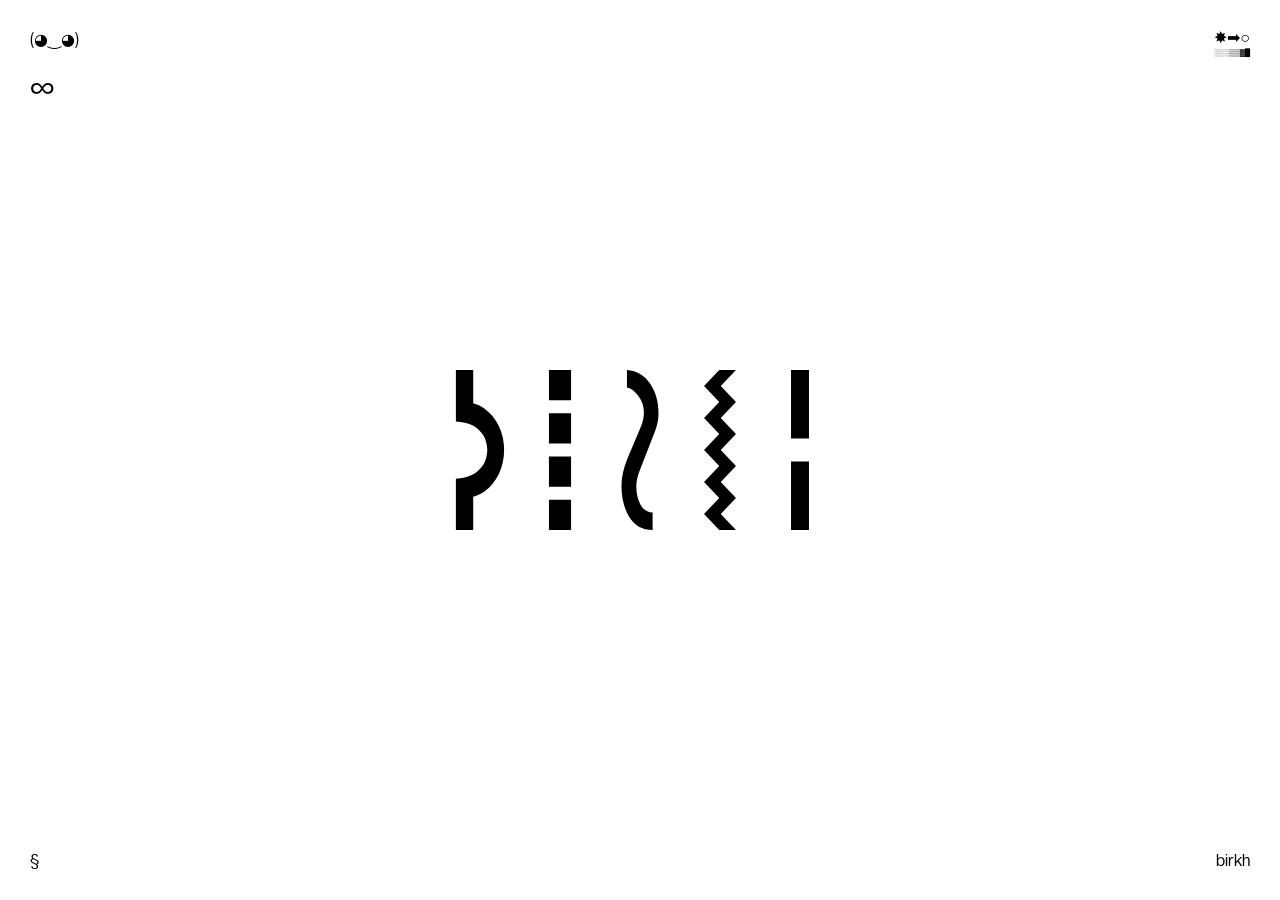
<file: index.html>
<!DOCTYPE html>
<html lang="de">
<head>
  <meta charset="UTF-8">
  <meta name="viewport" content="width=device-width, initial-scale=1.0">
  <title>birkh</title>
  <link rel="apple-touch-icon" sizes="180x180" href="media/apple-touch-icon.png">
  <link rel="icon" type="image/png" sizes="32x32" href="media/favicon-32x32.png">
  <link rel="icon" type="image/png" sizes="16x16" href="media/favicon-16x16.png">
<link rel="manifest" href="media/site.webmanifest">
  <style>
    @font-face {
      font-family: "Creato Display";
      src: url("font/CreatoDisplay-Regular.otf") format("opentype");
      font-weight: normal;
      font-style: normal;
    }

    * {
      box-sizing: border-box;
      margin: 0;
      padding: 0;
    }

    body {
      font-family: "Creato Display", sans-serif;
      background: white;
      color: black;
      padding: 40px;
      line-height: 1.6;
    }

    main {
      max-width: 760px;
    }

    h1 {
      font-size: 1.5rem;
      font-weight: normal;
      margin-bottom: 24px;
    }

    p {
      margin-bottom: 18px;
    }

    ul {
      list-style: none;
      margin-bottom: 32px;
      padding: 0;
    }

    li {
      margin-bottom: 14px;
    }

    a {
      color: inherit;
      text-decoration: underline;
    }

    .note {
      opacity: 0.8;
      font-size: 0.95rem;
      margin-top: 30px;
    }
  </style>

<script>
  (function () {
    var params = new URLSearchParams(window.location.search);
    var forceSimple = params.get("simple") === "1";

    if (forceSimple) return;

    var supportsModern =
      !!window.localStorage &&
      !!document.querySelector &&
      !!document.documentElement.classList &&
      !!window.addEventListener &&
      !!window.requestAnimationFrame &&
      !!document.createElement("iframe");

    if (supportsModern) {
      window.location.replace("app.html");
    }
  })();
</script>

</head>
<body>
  <main>
    <h1>birkh</h1>

    <p>Hallo Internetmensch!</p>
    <p>Du befindest dich auf der einfachen Version dieser Website.</p>

    <ul>
      <li><a href="welcome.html">Willkommen</a></li>
      <li><a href="allvideos.html">Alle Videos</a></li>
      <li><a href="about.html">Über mich</a></li>
      <li><a href="impressum.html">Impressum</a></li>
    </ul>

    <p class="note">
      Wenn dein Browser moderne Funktionen unterstützt, wird normalerweise automatisch die interaktive Version geladen.
    </p>

    <p class="note">
      Falls das nicht klappt, kannst du sie auch direkt hier öffnen:
      <a href="app.html">interaktive Version</a>
    </p>
  </main>
</body>
</html>
</file>
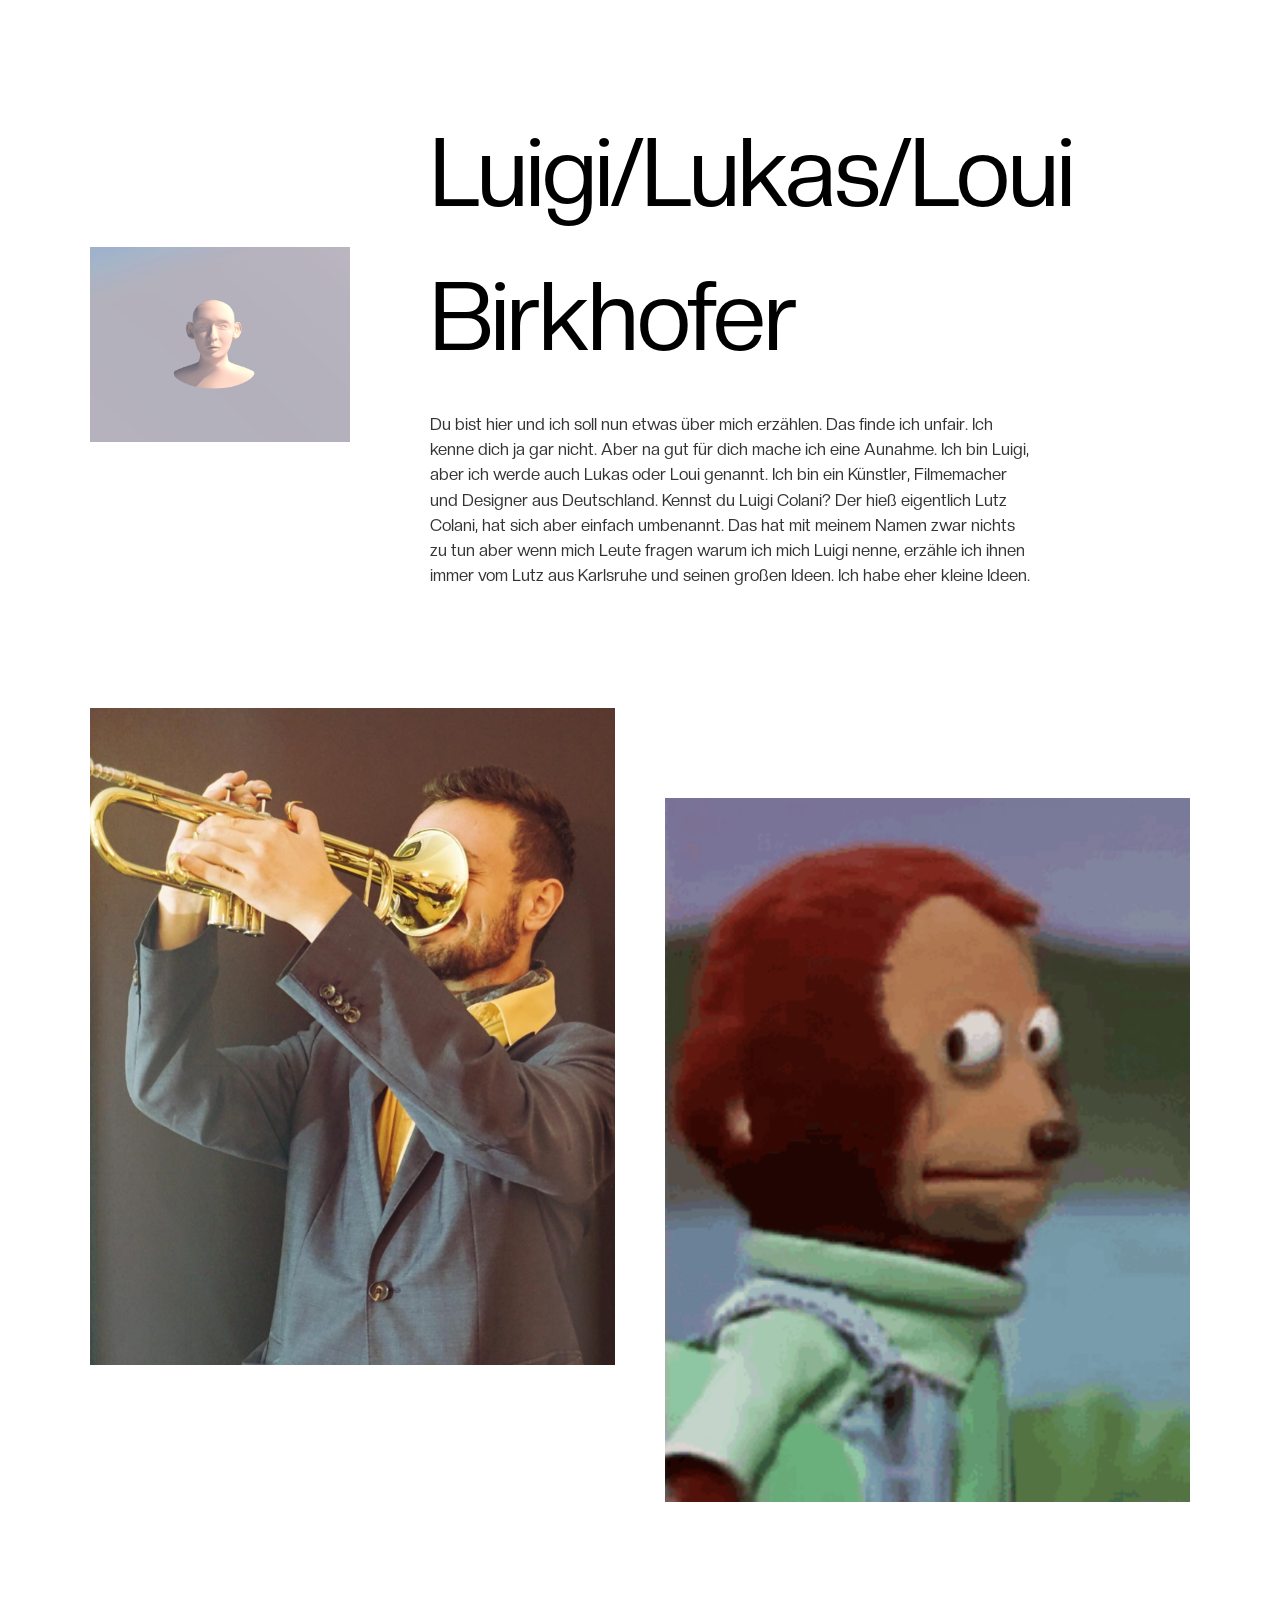
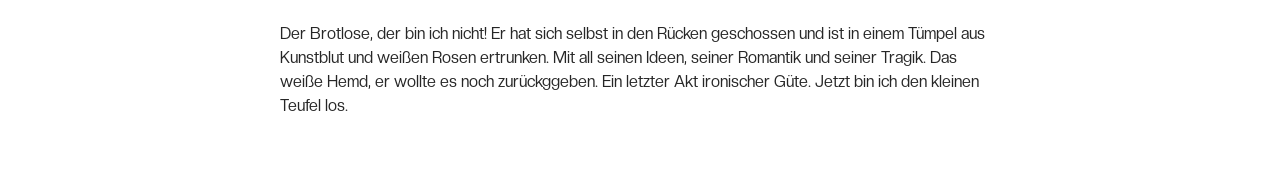
<file: about.html>
<!DOCTYPE html>
<html lang="en">
<head>
    <meta charset="UTF-8">
    <meta name="viewport" content="width=device-width, initial-scale=1.0">
    
    <script>
    (function() {
      const theme = localStorage.getItem("theme");
      if (theme === "dark") {
        document.documentElement.classList.add("dark-mode");
      }
    })();
    </script>


    <title>über mich</title>
    <link rel="stylesheet" href="subpage.css">
</head>
<body>

<section class="about-page">

    <div class="hero">
        <img src="/media/rotating-head.gif" alt="Hier dreht sich ja eh alles um mich, da kann ich mich auch mal um mich selbst drehen. Ein kleines Animiertes GIF von meinem sich drehenden Kopf" class="hero-gif">

        <div class="hero-text">
            <h1>Luigi/Lukas/Loui Birkhofer</h1>

            <p>
                Du bist hier und ich soll nun etwas über mich erzählen.
                Das finde ich unfair. Ich kenne dich ja gar nicht.
                Aber na gut für dich mache ich eine Aunahme. 
                
                Ich bin Luigi, aber ich werde auch Lukas oder Loui genannt. Ich bin ein Künstler, Filmemacher und Designer aus Deutschland.
                Kennst du <a href="https://www.colani.com/" target="_blank">Luigi Colani</a>? 
                Der hieß eigentlich Lutz Colani, hat sich aber einfach umbenannt.
                Das hat mit meinem Namen zwar nichts zu tun aber wenn mich Leute fragen warum ich mich Luigi nenne, erzähle ich ihnen immer vom Lutz aus Karlsruhe und seinen großen Ideen.
                Ich habe eher kleine Ideen.
            </p>
        </div>
    </div>

    <div class="gallery">

        <div class="image-card">
            <img src="/media/me-playing-trombone.jpg" alt="Hier spiele ich Posaune. Ist aber lusig, weil ich das Instrument verkehrt herum halte und in das Schallstück blase. Und es ist eine Trompete!">
        </div>

        <div class="image-card offset">
            <img src="/media/looking.gif" alt="looking strange">
        </div>

    </div>

    <section class="about-text">
        <p>
            Der Brotlose, der bin ich nicht! Er hat sich selbst in den Rücken geschossen und ist in einem Tümpel aus Kunstblut und weißen Rosen ertrunken.
            Mit all seinen Ideen, seiner Romantik und seiner Tragik. 
            Das weiße Hemd, er wollte es noch zurückggeben. 
            Ein letzter Akt ironischer Güte.
            Jetzt bin ich den kleinen Teufel los.
        </p>

    </section>

</section>

</body>
</html>
</file>
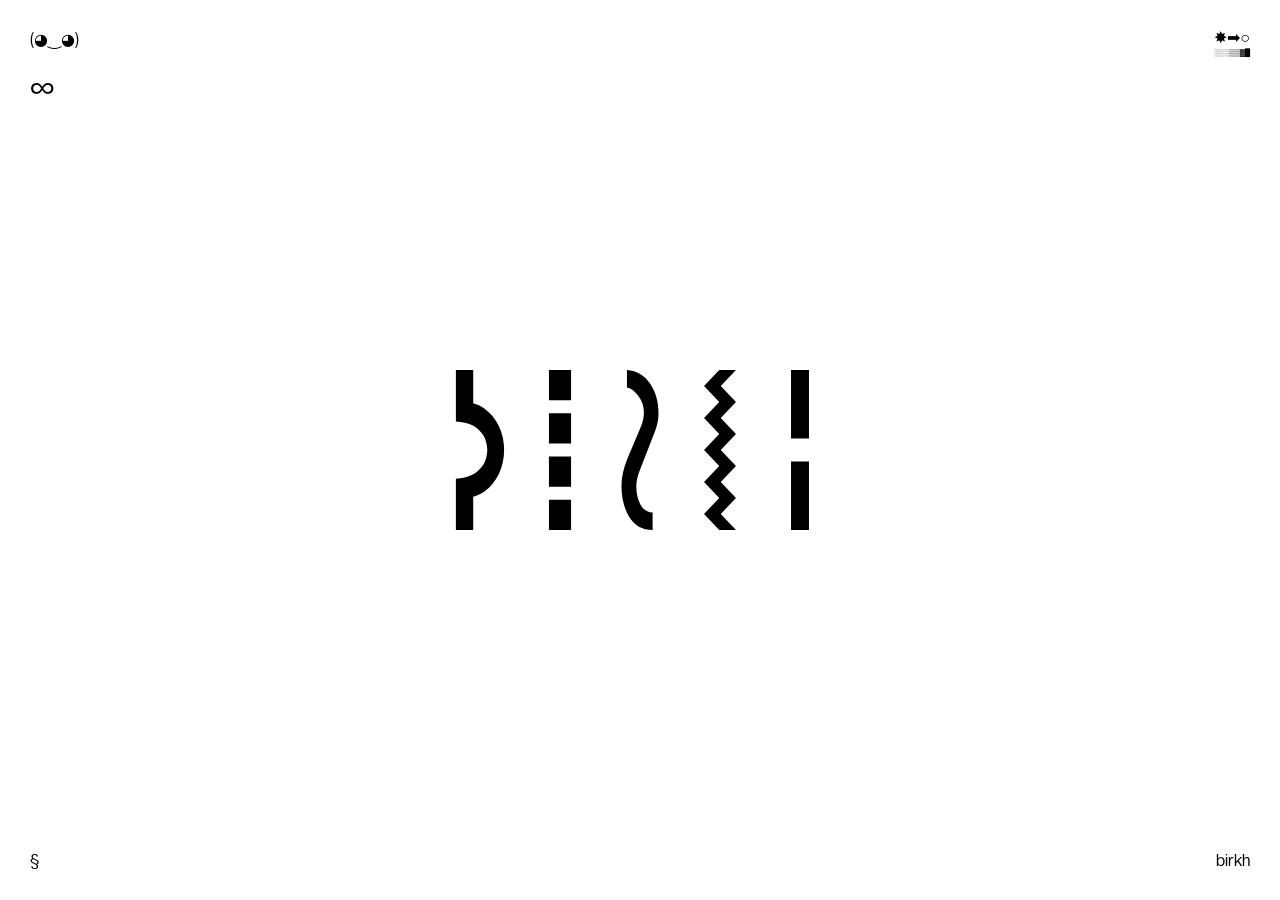
<file: app.html>
<!DOCTYPE html>
<html lang="de">
<head>
  <meta charset="UTF-8">
  <meta name="viewport" content="width=device-width, initial-scale=1.0">
  <title>birkh</title>

<link rel="apple-touch-icon" sizes="180x180" href="/media/apple-touch-icon.png">
<link rel="icon" type="image/png" sizes="32x32" href="/media/favicon-32x32.png">
<link rel="icon" type="image/png" sizes="16x16" href="/media/favicon-16x16.png">
<link rel="manifest" href="/site.webmanifest">

<link rel="stylesheet" href="style.css">
</head>

<body>
  <noscript>
    <div style="position:fixed; top:10px; left:10px; z-index:20000; background:white; color:black; padding:10px; border:1px solid black; font-family:sans-serif;">
      JavaScript ist deaktiviert. <a href="index.html?simple=1">Zur einfachen Version</a>
    </div>
  </noscript>

  <div class="topbar">
    <div class="welcome" id="openWelcome">
      <p>(◕‿◕)</p>
    </div>

    <div class="allvideos-link" id="openAllVideos">
      <p>∞</p>
    </div>

    <div class="name" id="openAbout">
      <p>birkh</p>
    </div>

    <div class="darkmode" id="themeToggle">
      <p class="icons" id="modeIcons">✸➡○</p>
      <p class="gradient">░░░▒▒▓█</p>
    </div>

    <div class="Datenschutzerklärung" id="openImpressum">
      <p>§</p>
    </div>
  </div>

  <div class="middle">
    <!-- Stamm 1 -->
    <svg class="stamm" data-sound="media/sound-1.wav" viewBox="0 0 91.474915 303.569" xmlns="http://www.w3.org/2000/svg">
      <g transform="translate(-723.24341,-302.33078)">
        <path fill="currentColor" d="m 782.85842,454.35207 c -0.52127,-10.57677 -2.73645,-19.49598 -6.64561,-26.75763 -5.60321,-8.8403 -12.83519,-15.62838 -21.69597,-20.36424 -8.86079,-4.26228 -19.2853,-6.70913 -31.27346,-7.34059 v -97.55883 h 32.83718 v 62.98702 c 7.4274,1.89434 14.46393,5.20944 21.10955,9.94531 11.85782,8.52456 21.04444,19.65384 27.55971,33.38785 6.64568,14.04974 9.96848,29.20451 9.96848,45.46431 0,16.25982 -3.3228,31.41458 -9.96848,45.46432 -6.51527,13.57615 -15.70189,24.70543 -27.55971,33.38784 -6.25469,4.42015 -13.29129,7.73526 -21.10955,9.94533 v 62.98701 h -32.83718 v -97.32204 c 11.85783,-0.63145 22.28234,-3.07831 31.27346,-7.34059 8.73052,-4.73587 15.96242,-11.52394 21.69597,-20.36423 3.90916,-7.10379 6.12434,-15.94407 6.64561,-26.52084 z"/>
      </g>
    </svg>

    <!-- Stamm 2 -->
    <svg class="stamm" data-sound="media/sound-2.wav" viewBox="0 0 42.551941 307.66043" xmlns="http://www.w3.org/2000/svg">
      <g transform="translate(-845.42212,-300.71036)">
        <path fill="currentColor" d="m 864.63373,350.87532 v -56.84657 h 43.51891 v 56.84657 z m 0,243.97786 v -56.84657 h 43.51891 v 56.84657 z m 0,-162.65191 V 375.3547 h 43.51891 v 56.84657 z m 0,81.32596 v -56.84657 h 43.51891 v 56.84657 z" transform="scale(0.97778061,1.0227243)"/>
      </g>
    </svg>

    <!-- Stamm 3 -->
    <svg class="stamm" data-sound="media/sound-3.wav" viewBox="0 0 71.37561 308.58319" xmlns="http://www.w3.org/2000/svg">
      <g transform="translate(-923.04309,-302.44855)">
        <path fill="currentColor" d="m 966.2883,384.69491 c 0,-12.32633 -3.7787,-23.37752 -11.3361,-33.15358 -7.5575,-9.351 -14.695,-14.45155 -21.4127,-15.30163 v -33.79114 c 19.0335,1.70019 33.8684,10.41363 44.5048,26.14031 10.9163,16.15174 16.3744,35.2788 16.3744,57.38117 0,11.47624 -2.2393,22.95246 -6.7178,34.4287 l -28.9701,74.59552 c -4.7583,11.90128 -7.1374,22.52743 -7.1374,31.87843 0,14.0265 2.799,25.92778 8.3971,35.70384 5.8779,9.77605 13.5753,14.66408 23.0921,14.66408 v 33.79113 c -20.1532,0 -35.268,-8.50091 -45.3446,-25.50275 -9.7966,-16.57677 -14.6949,-36.3414 -14.6949,-59.29387 0,-16.57677 3.6387,-33.79113 10.9162,-51.64304 l 26.451,-62.48173 c 3.9186,-9.77604 5.878,-18.91453 5.878,-27.41544 z"/>
      </g>
    </svg>

    <!-- Stamm 4 -->
    <svg class="stamm" data-sound="media/sound-4.wav" viewBox="0 0 62.348389 312.54639" xmlns="http://www.w3.org/2000/svg">
      <g transform="translate(-1022.9086,-301.68048)">
        <path fill="currentColor" d="m 1255.7365,530.83904 h -37.749 l -34.3935,-27.12334 34.3935,-26.84371 -34.3935,-27.12334 34.3935,-26.84371 -34.3935,-27.12333 34.3935,-27.12334 -34.3935,-26.84371 34.3935,-27.12334 -34.3935,-26.84371 34.3935,-27.12334 h 37.749 l -34.3935,27.12334 34.3935,26.84371 -34.3935,27.12334 34.3935,26.84371 -34.3935,27.12334 34.3935,27.12333 -34.3935,26.84371 34.3935,27.12334 -34.3935,26.84371 z" transform="scale(0.86423939,1.1570868)"/>
      </g>
    </svg>

    <!-- Stamm 5 -->
    <svg class="stamm" data-sound="media/sound-5.wav" viewBox="0 0 34.671753 309.03918" xmlns="http://www.w3.org/2000/svg">
      <g transform="translate(-1130.5658,-301.8905)">
        <path fill="currentColor" d="M 1128.9701,630.55542 V 494.22807 h -33.5926 v 136.32735 z m 0,-182.63952 V 311.58855 h -33.5926 V 447.9159 Z" transform="scale(1.0321244,0.96887545)"/>
      </g>
    </svg>
  </div>

  <div class="window-overlay" id="overlay">
    <div class="blur-layer"></div>

    <div class="window-frame" id="windowFrame">
      <div class="window-bar">
        <div class="window-title" id="overlayTitle">Fenster</div>
        <button class="close-overlay" id="closeOverlay" type="button">×</button>
      </div>
      <div class="window-content">
        <iframe
          id="overlayFrame"
          src=""
          frameborder="0"
          allowtransparency="true">
        </iframe>
      </div>
    </div>
  </div>

  <script src="code.js"></script>
</body>
</html>
</file>
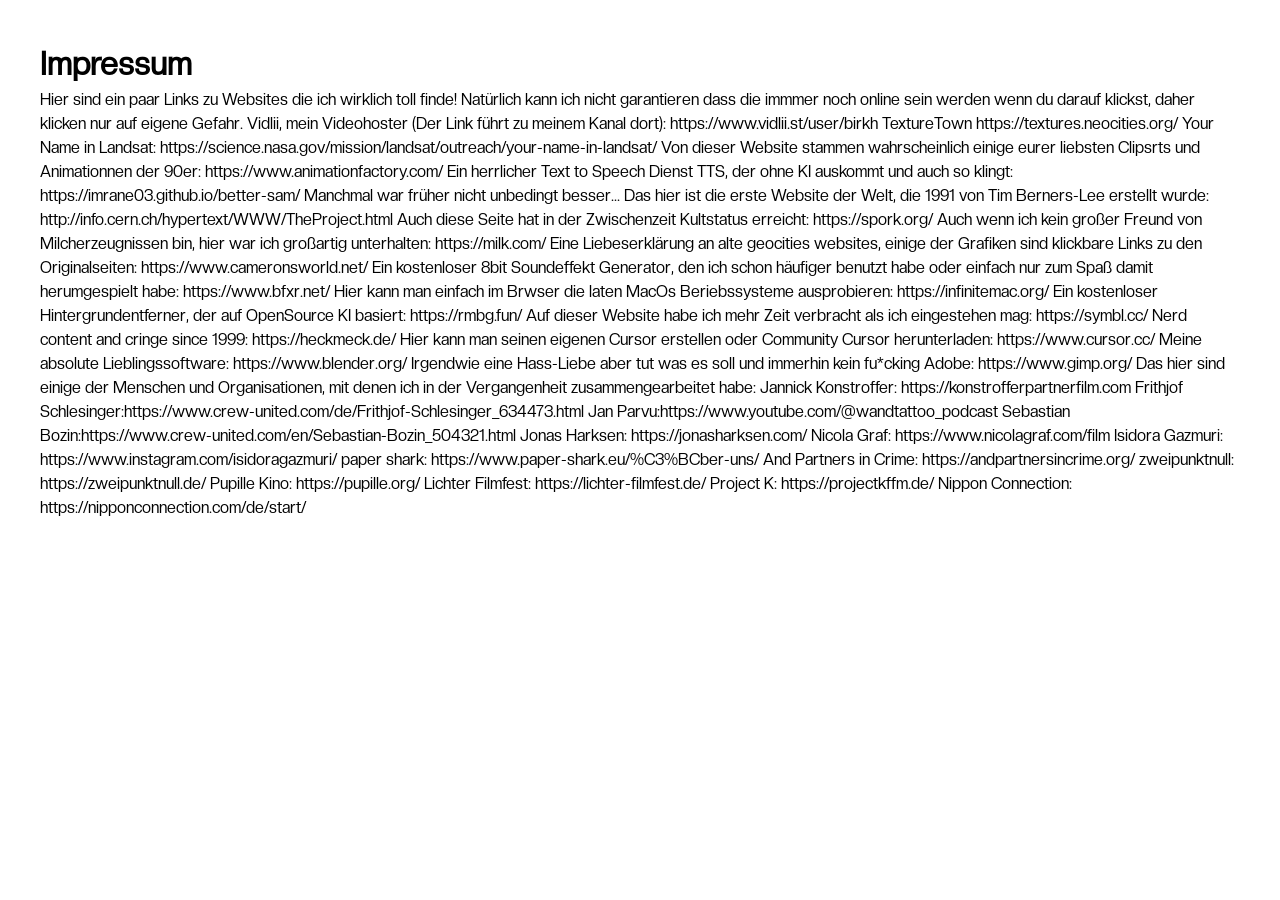
<file: goodinternet.html>
<!DOCTYPE html>
<html lang="de">
<head>
  <meta charset="UTF-8">
  <meta name="viewport" content="width=device-width, initial-scale=1.0">
  <title>Impressum</title>
  <link rel="stylesheet" href="subpage.css">
</head>
<body>
  <h1>Impressum</h1>
    <p>
Hier sind ein paar Links zu Websites die ich wirklich toll finde!
Natürlich kann ich nicht garantieren dass die immmer noch online sein werden wenn du darauf klickst, daher klicken nur auf eigene Gefahr.
Vidlii, mein Videohoster (Der Link führt zu meinem Kanal dort): https://www.vidlii.st/user/birkh
TextureTown https://textures.neocities.org/
Your Name in Landsat: https://science.nasa.gov/mission/landsat/outreach/your-name-in-landsat/
Von dieser Website stammen wahrscheinlich einige eurer liebsten Clipsrts und Animationnen der 90er: https://www.animationfactory.com/
Ein herrlicher Text to Speech Dienst TTS, der ohne KI auskommt und auch so klingt: https://imrane03.github.io/better-sam/
Manchmal war früher nicht unbedingt besser... Das hier ist die erste Website der Welt, die 1991 von Tim Berners-Lee erstellt wurde: http://info.cern.ch/hypertext/WWW/TheProject.html 
Auch diese Seite hat in der Zwischenzeit Kultstatus erreicht: https://spork.org/
Auch wenn ich kein großer Freund von Milcherzeugnissen bin, hier war ich großartig unterhalten: https://milk.com/
Eine Liebeserklärung an alte geocities websites, einige der Grafiken sind klickbare Links zu den Originalseiten: https://www.cameronsworld.net/
Ein kostenloser 8bit Soundeffekt Generator, den ich schon häufiger benutzt habe oder einfach nur zum Spaß damit herumgespielt habe: https://www.bfxr.net/
Hier kann man einfach im Brwser die laten MacOs Beriebssysteme ausprobieren: https://infinitemac.org/
Ein kostenloser Hintergrundentferner, der auf OpenSource KI basiert: https://rmbg.fun/
Auf dieser Website habe ich mehr Zeit verbracht als ich eingestehen mag: https://symbl.cc/
Nerd content and cringe since 1999: https://heckmeck.de/
Hier kann man seinen eigenen Cursor erstellen oder Community Cursor herunterladen: https://www.cursor.cc/ 
Meine absolute Lieblingssoftware: https://www.blender.org/
Irgendwie eine Hass-Liebe aber tut was es soll und immerhin kein fu*cking Adobe: https://www.gimp.org/


Das hier sind einige der Menschen und Organisationen, mit denen ich in der Vergangenheit zusammengearbeitet habe:
Jannick Konstroffer: https://konstrofferpartnerfilm.com
Frithjof Schlesinger:https://www.crew-united.com/de/Frithjof-Schlesinger_634473.html
Jan Parvu:https://www.youtube.com/@wandtattoo_podcast
Sebastian Bozin:https://www.crew-united.com/en/Sebastian-Bozin_504321.html
Jonas Harksen: https://jonasharksen.com/
Nicola Graf: https://www.nicolagraf.com/film
Isidora Gazmuri: https://www.instagram.com/isidoragazmuri/

paper shark: https://www.paper-shark.eu/%C3%BCber-uns/
And Partners in Crime: https://andpartnersincrime.org/
zweipunktnull: https://zweipunktnull.de/
Pupille Kino: https://pupille.org/
Lichter Filmfest: https://lichter-filmfest.de/
Project K: https://projectkffm.de/
Nippon Connection: https://nipponconnection.com/de/start/
    </p>
</body>
</html>
</file>
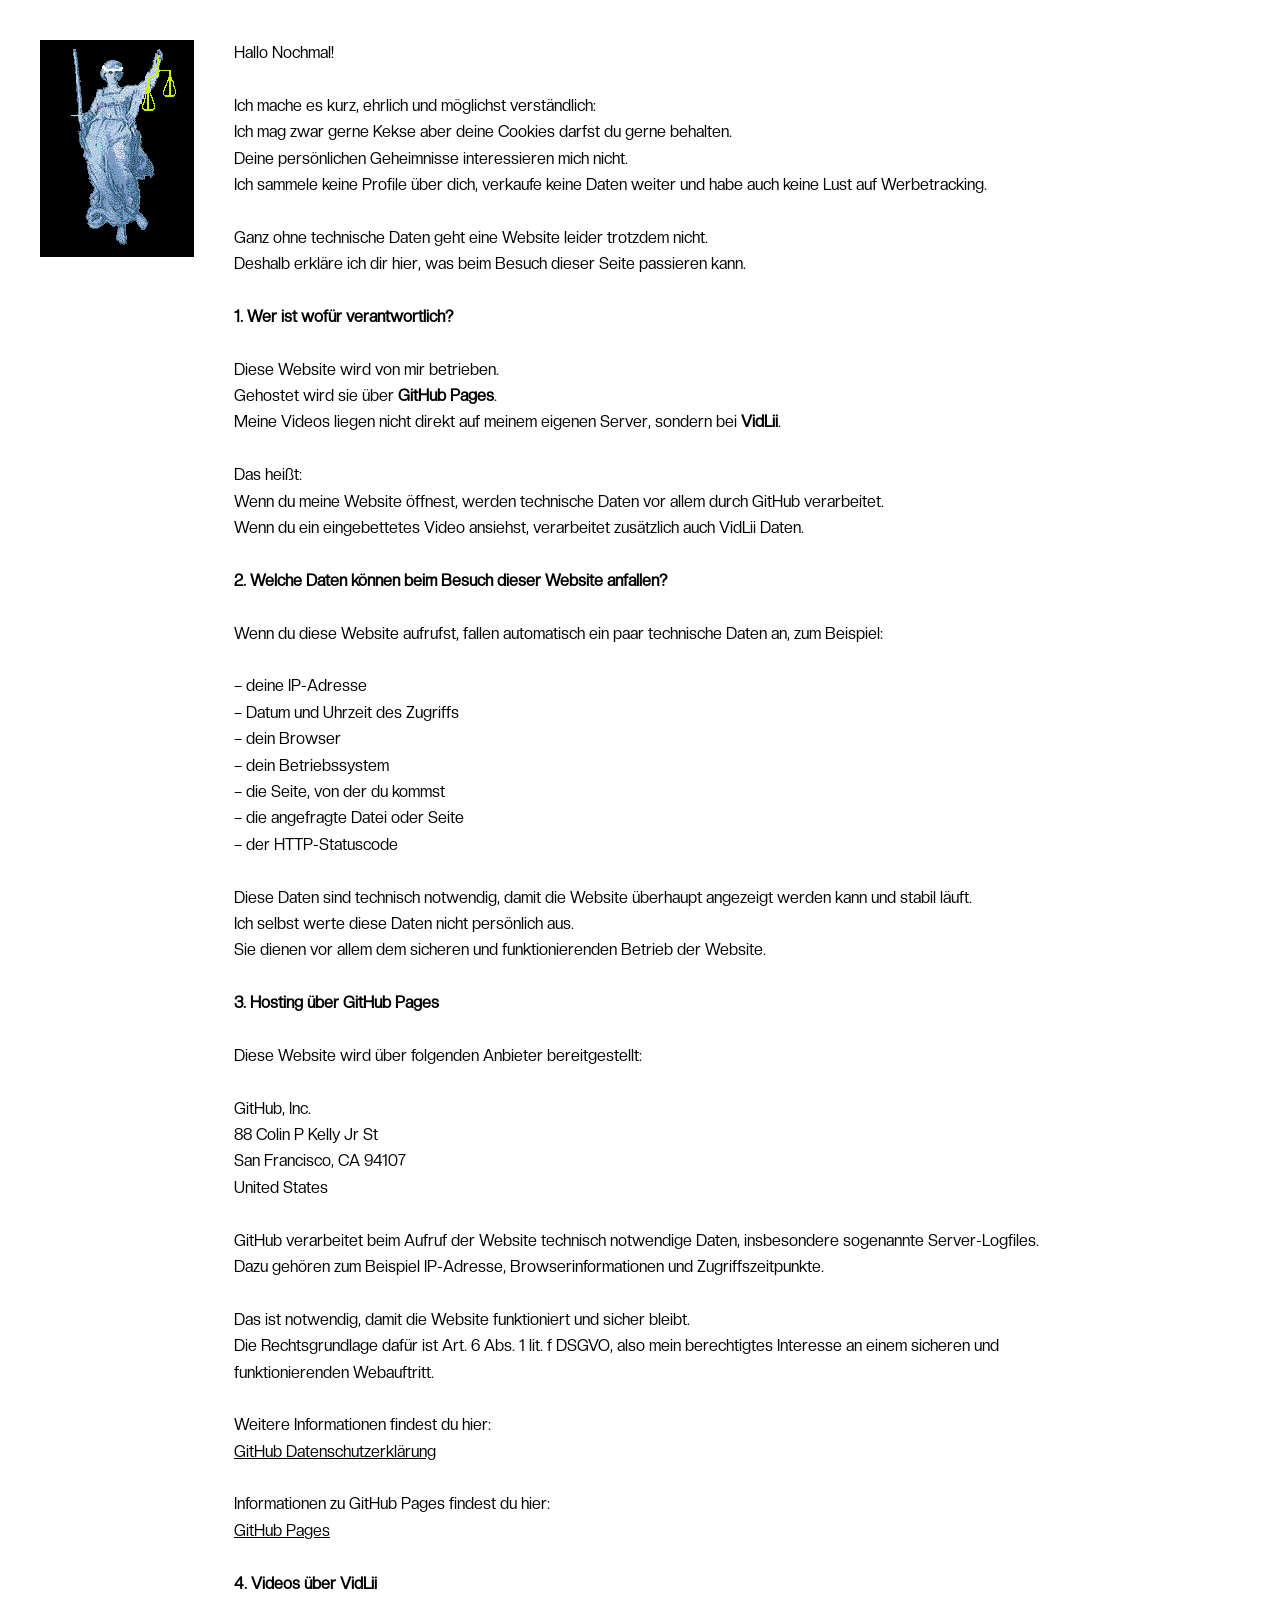
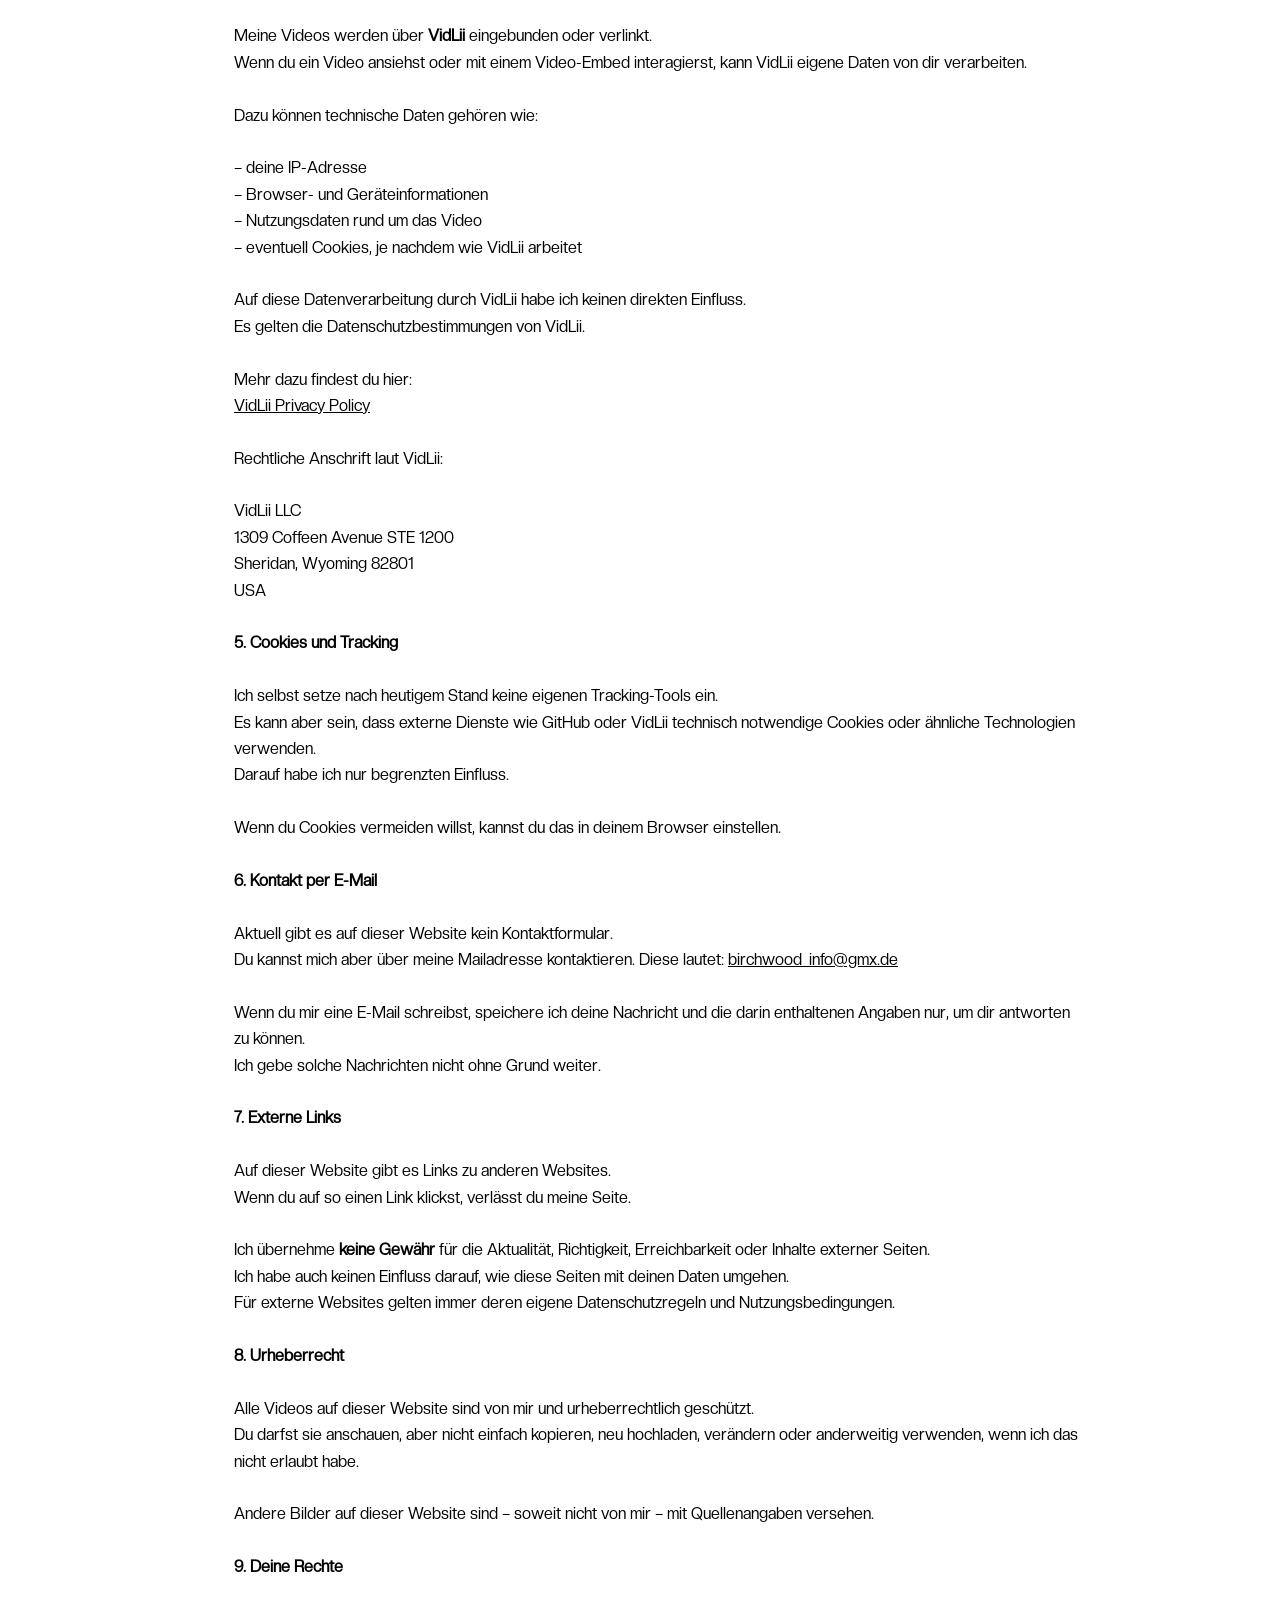
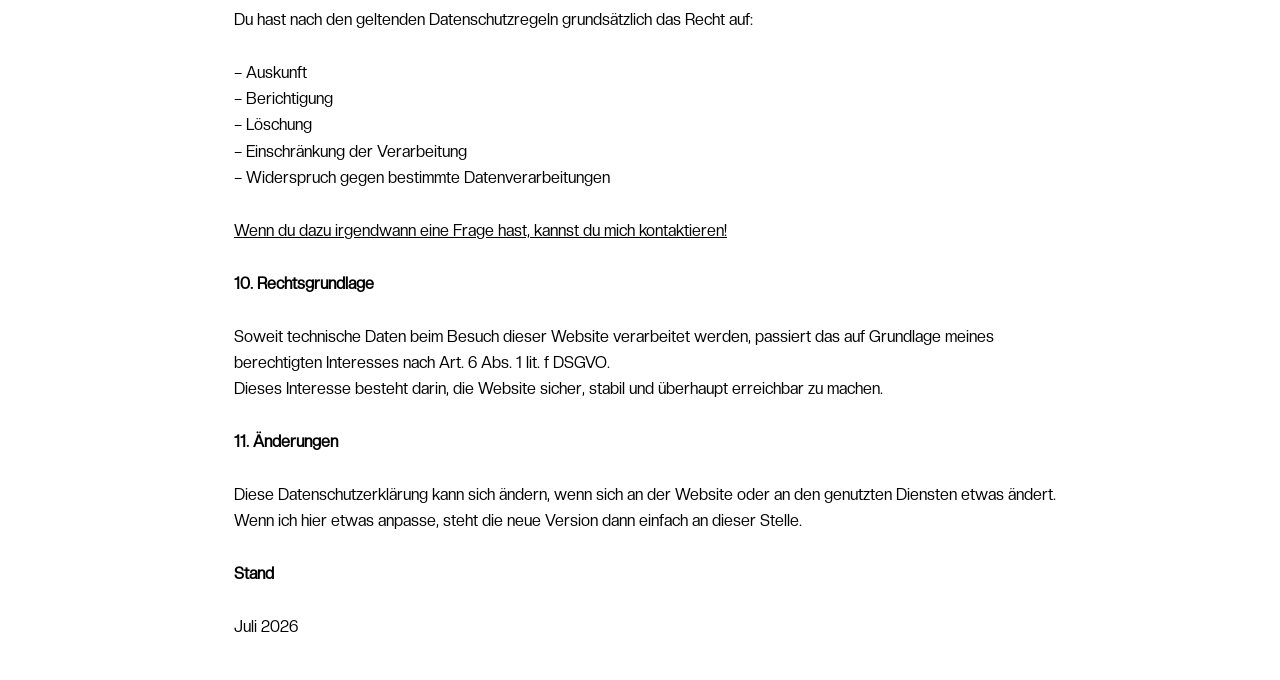
<file: impressum.html>
<!DOCTYPE html>
<html lang="de">
<head>
  <meta charset="UTF-8">
  <meta name="viewport" content="width=device-width, initial-scale=1.0">

    <script>
    (function() {
      const theme = localStorage.getItem("theme");
      if (theme === "dark") {
        document.documentElement.classList.add("dark-mode");
      }
    })();
    </script>

  <title>datenschutz</title>
  <link rel="stylesheet" href="subpage.css">
</head>
<body class="datenschutz-page">

  <div class="subpage-layout fade-up">
    <div class="subpage-image">
      <a href="https://web.archive.org/web/20091023234409/http://geocities.com/afgha/tikkun.html" target="_blank" rel="noopener noreferrer">
        <img src="media/justice.gif" alt="justice" class="justice-gif">
      </a>
    </div>

    <div class="subpage-text">
      <p>
        Hallo Nochmal!<br><br>

        Ich mache es kurz, ehrlich und möglichst verständlich:<br>
        Ich mag zwar gerne Kekse aber deine Cookies darfst du gerne behalten. <br>
        Deine persönlichen Geheimnisse interessieren mich nicht.<br>
        Ich sammele keine Profile über dich, verkaufe keine Daten weiter und habe auch keine Lust auf Werbetracking.<br><br>

        Ganz ohne technische Daten geht eine Website leider trotzdem nicht.<br>
        Deshalb erkläre ich dir hier, was beim Besuch dieser Seite passieren kann.<br><br>

        <strong>1. Wer ist wofür verantwortlich?</strong><br><br>

        Diese Website wird von mir betrieben.<br>
        Gehostet wird sie über <strong>GitHub Pages</strong>.<br>
        Meine Videos liegen nicht direkt auf meinem eigenen Server, sondern bei <strong>VidLii</strong>.<br><br>

        Das heißt:<br>
        Wenn du meine Website öffnest, werden technische Daten vor allem durch GitHub verarbeitet.<br>
        Wenn du ein eingebettetes Video ansiehst, verarbeitet zusätzlich auch VidLii Daten.<br><br>

        <strong>2. Welche Daten können beim Besuch dieser Website anfallen?</strong><br><br>

        Wenn du diese Website aufrufst, fallen automatisch ein paar technische Daten an, zum Beispiel:<br><br>

        – deine IP-Adresse<br>
        – Datum und Uhrzeit des Zugriffs<br>
        – dein Browser<br>
        – dein Betriebssystem<br>
        – die Seite, von der du kommst<br>
        – die angefragte Datei oder Seite<br>
        – der HTTP-Statuscode<br><br>

        Diese Daten sind technisch notwendig, damit die Website überhaupt angezeigt werden kann und stabil läuft.<br>
        Ich selbst werte diese Daten nicht persönlich aus.<br>
        Sie dienen vor allem dem sicheren und funktionierenden Betrieb der Website.<br><br>

        <strong>3. Hosting über GitHub Pages</strong><br><br>

        Diese Website wird über folgenden Anbieter bereitgestellt:<br><br>

        GitHub, Inc.<br>
        88 Colin P Kelly Jr St<br>
        San Francisco, CA 94107<br>
        United States<br><br>

        GitHub verarbeitet beim Aufruf der Website technisch notwendige Daten, insbesondere sogenannte Server-Logfiles.<br>
        Dazu gehören zum Beispiel IP-Adresse, Browserinformationen und Zugriffszeitpunkte.<br><br>

        Das ist notwendig, damit die Website funktioniert und sicher bleibt.<br>
        Die Rechtsgrundlage dafür ist Art. 6 Abs. 1 lit. f DSGVO, also mein berechtigtes Interesse an einem sicheren und funktionierenden Webauftritt.<br><br>

        Weitere Informationen findest du hier:<br>
        <a href="https://docs.github.com/en/site-policy/privacy-policies/github-general-privacy-statement" target="_blank" rel="noopener noreferrer">
          GitHub Datenschutzerklärung
        </a><br><br>

        Informationen zu GitHub Pages findest du hier:<br>
        <a href="https://docs.github.com/en/pages/getting-started-with-github-pages/what-is-github-pages" target="_blank" rel="noopener noreferrer">
          GitHub Pages
        </a><br><br>

        <strong>4. Videos über VidLii</strong><br><br>

        Meine Videos werden über <strong>VidLii</strong> eingebunden oder verlinkt.<br>
        Wenn du ein Video ansiehst oder mit einem Video-Embed interagierst, kann VidLii eigene Daten von dir verarbeiten.<br><br>

        Dazu können technische Daten gehören wie:<br><br>

        – deine IP-Adresse<br>
        – Browser- und Geräteinformationen<br>
        – Nutzungsdaten rund um das Video<br>
        – eventuell Cookies, je nachdem wie VidLii arbeitet<br><br>

        Auf diese Datenverarbeitung durch VidLii habe ich keinen direkten Einfluss.<br>
        Es gelten die Datenschutzbestimmungen von VidLii.<br><br>

        Mehr dazu findest du hier:<br>
        <a href="https://www.vidlii.st/privacy" target="_blank" rel="noopener noreferrer">
          VidLii Privacy Policy
        </a><br><br>

        Rechtliche Anschrift laut VidLii:<br><br>

        VidLii LLC<br>
        1309 Coffeen Avenue STE 1200<br>
        Sheridan, Wyoming 82801<br>
        USA<br><br>

        <strong>5. Cookies und Tracking</strong><br><br>

        Ich selbst setze nach heutigem Stand keine eigenen Tracking-Tools ein.<br>

        Es kann aber sein, dass externe Dienste wie GitHub oder VidLii technisch notwendige Cookies oder ähnliche Technologien verwenden.<br>
        Darauf habe ich nur begrenzten Einfluss.<br><br>

        Wenn du Cookies vermeiden willst, kannst du das in deinem Browser einstellen.<br><br>

        <strong>6. Kontakt per E-Mail</strong><br><br>

        Aktuell gibt es auf dieser Website kein Kontaktformular.<br>
        Du kannst mich aber über meine Mailadresse kontaktieren. Diese lautet: <a href="mailto:birchwood_info@gmx.de">birchwood_info@gmx.de</a><br><br>
        Wenn du mir eine E-Mail schreibst, speichere ich deine Nachricht und die darin enthaltenen Angaben nur, um dir antworten zu können.<br>
        Ich gebe solche Nachrichten nicht ohne Grund weiter.<br><br>

        <strong>7. Externe Links</strong><br><br>

        Auf dieser Website gibt es Links zu anderen Websites.<br>
        Wenn du auf so einen Link klickst, verlässt du meine Seite.<br><br>

        Ich übernehme <strong>keine Gewähr</strong> für die Aktualität, Richtigkeit, Erreichbarkeit oder Inhalte externer Seiten.<br>
        Ich habe auch keinen Einfluss darauf, wie diese Seiten mit deinen Daten umgehen.<br>
        Für externe Websites gelten immer deren eigene Datenschutzregeln und Nutzungsbedingungen.<br><br>

        <strong>8. Urheberrecht</strong><br><br>

        Alle Videos auf dieser Website sind von mir und urheberrechtlich geschützt.<br>
        Du darfst sie anschauen, aber nicht einfach kopieren, neu hochladen, verändern oder anderweitig verwenden, wenn ich das nicht erlaubt habe.<br><br>

        Andere Bilder auf dieser Website sind – soweit nicht von mir – mit Quellenangaben versehen.<br><br>

        <strong>9. Deine Rechte</strong><br><br>

        Du hast nach den geltenden Datenschutzregeln grundsätzlich das Recht auf:<br><br>

        – Auskunft<br>
        – Berichtigung<br>
        – Löschung<br>
        – Einschränkung der Verarbeitung<br>
        – Widerspruch gegen bestimmte Datenverarbeitungen<br><br>

        <a href="mailto:birchwood_info@gmx.de">Wenn du dazu irgendwann eine Frage hast, kannst du mich kontaktieren!</a><br><br>

        <strong>10. Rechtsgrundlage</strong><br><br>

        Soweit technische Daten beim Besuch dieser Website verarbeitet werden, passiert das auf Grundlage meines berechtigten Interesses nach Art. 6 Abs. 1 lit. f DSGVO.<br>
        Dieses Interesse besteht darin, die Website sicher, stabil und überhaupt erreichbar zu machen.<br><br>

        <strong>11. Änderungen</strong><br><br>

        Diese Datenschutzerklärung kann sich ändern, wenn sich an der Website oder an den genutzten Diensten etwas ändert.<br>
        Wenn ich hier etwas anpasse, steht die neue Version dann einfach an dieser Stelle.<br><br>

        <strong>Stand</strong><br><br>

        Juli 2026
      </p>
    </div>
  </div>

</body>
</html>
</file>
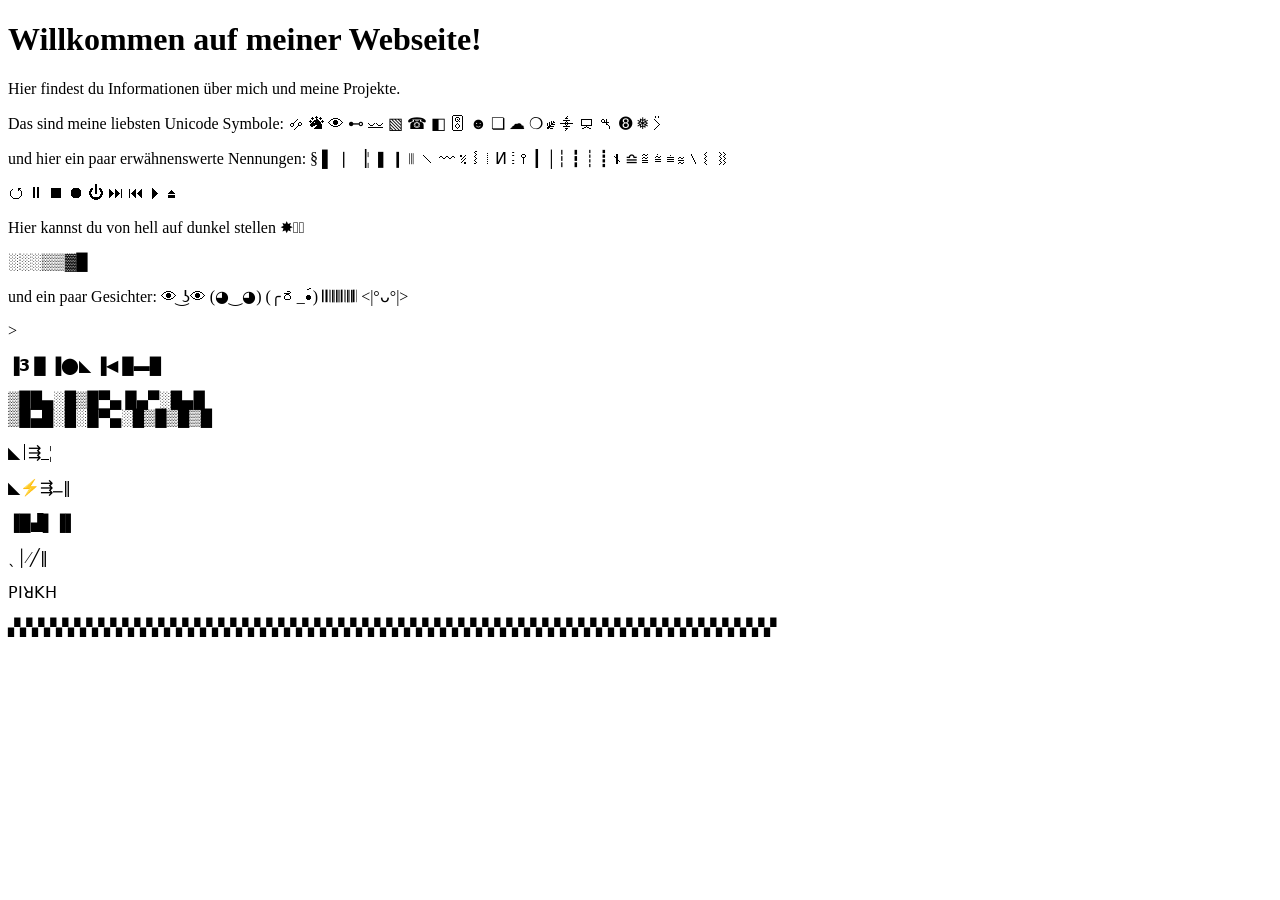
<file: unicode.html>
<!DOCTYPE html>
<html lang="de">
<head>
    <meta charset="UTF-8">
    <meta name="viewport" content="width=device-width, initial-scale=1.0">
    <title>unicode</title>
</head>
<body>
    <h1>Willkommen auf meiner Webseite!</h1>
    <p>Hier findest du Informationen über mich und meine Projekte.</p>
    <p>Das sind meine liebsten Unicode Symbole: 🝰 🩑 👁 ⊷ ⏕ ▧ ☎ ◧ 🃍 ☻ ❏ ☁ ❍ ⸙ ⸎ ⯳ ⯲ ➑ ❅ ⍩ </p>
    <p>und hier ein paar erwähnenswerte Nennungen: § ▌ ❘ ▕¦  ❚ ❙ ⦀ ⟍ 〰 ⹏ ⸾ ⸽ ⵍ ⵂ ⫯ ┃ │┆ ┇ ┊ ┋  ⫮ ⪮ ⩰ ⩭ ⩧ ⩬ ⧵ ⧙ ⧚ </p>
    <p> ⭯ ⏸ ⏹ ⏺ ⏻ ⏭ ⏮ ⏵ ⏏</p>
    <p>Hier kannst du von hell auf dunkel stellen ✸➫⃝ </p>
    <p>░░░▒▒▓█</p>
    <p>und ein paar Gesichter: 👁 ͜ʖ👁   (◕‿◕)   (╭ರ_•́)  𝄃𝄃𝄂𝄂𝄀𝄁𝄃𝄂𝄂𝄃  <|°ᴗ°|> </p>>
    <p>  ▐𝟯 █ ▐⬤◣ ▐◀ █▬█</p>
    <p> ▒██▄░█▒█▀▄ █▄▀░█▄█<br>▒█▄█░█░█▀▄░█▒█▒█▒█</p>
    <p>◣⏐⇶⎽¦  </p>
    <p>◣⚡⇶⎽‖</p>
    <p>▐█▟▌▐▌ </p>
    <p>ˎ│⁄╱‖</p>
    <p>ꓑꓲꓤꓗꓧ</p>

    <p>▞▞▞▞▞▞▞▞▞▞▞▞▞▞▞▞▞▞▞▞▞▞▞▞▞▞▞▞▞▞▞▞▞▞▞▞▞▞▞▞▞▞▞▞▞▞▞▞▞▞▞▞▞▞▞▞▞▞▞▞▞▞▞▞</p>
</body>
</html>
</file>
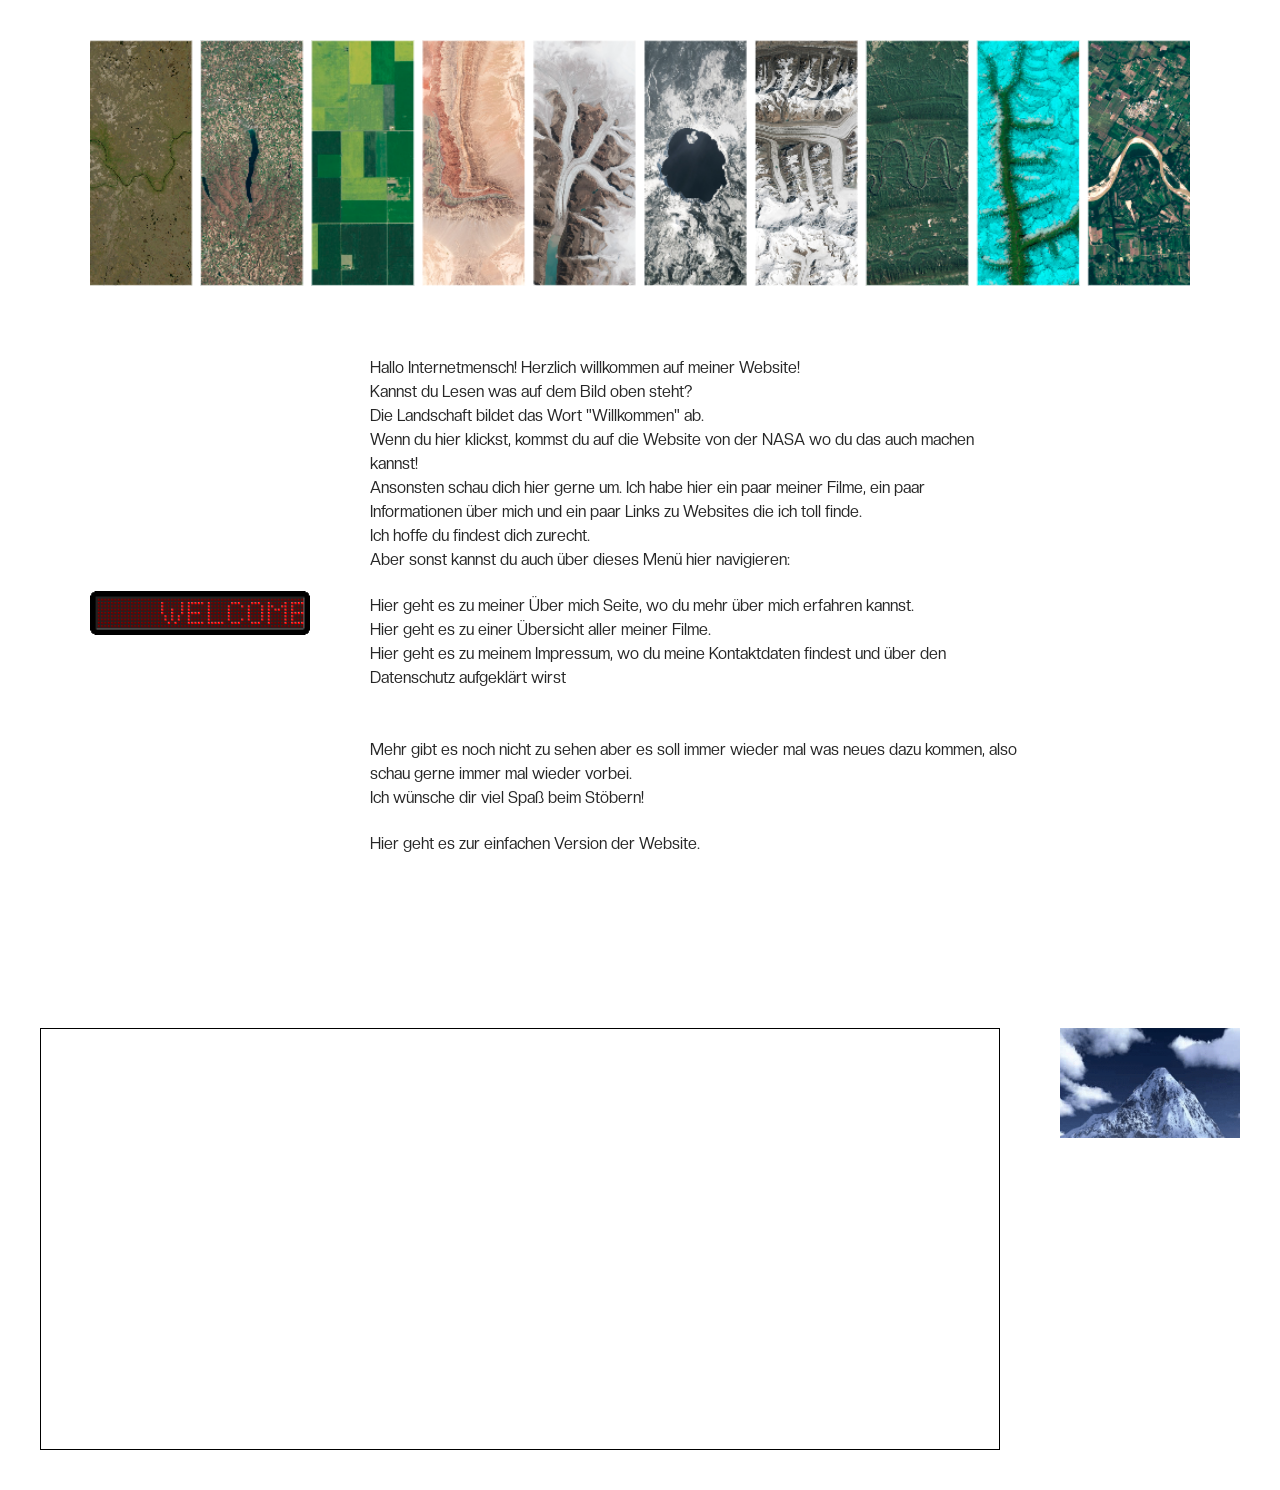
<file: welcome.html>
<!DOCTYPE html>
<html lang="en">
<head>
    <meta charset="UTF-8">
    <meta name="viewport" content="width=device-width, initial-scale=1.0">


        <script>
    (function() {
      const theme = localStorage.getItem("theme");
      if (theme === "dark") {
        document.documentElement.classList.add("dark-mode");
      }
    })();
    </script>



    <title>welcome</title>
    <link rel="stylesheet" href="subpage.css">
</head>
<body>
<div class="welcome-layout fade-up">
<section class="welcome-page">
    
    <a href="https://science.nasa.gov/mission/landsat/outreach/your-name-in-landsat/" target="_blank">
        <img src="media/Willkommen.png" alt="Welcome" class="welcome-banner">
    </a>

    <div class="welcome-hero">

        <a href="https://www.gifstop.com/welcome/welcome1.html"target="_blank">
            <img src="media/welcome21.gif" alt="Welcome Animation" class="welcome-gif">
        </a>

        <div class="welcome-text">
            <p>
                Hallo Internetmensch!
                Herzlich willkommen auf meiner Website!<br>
                Kannst du Lesen was auf dem Bild oben steht? <br>
                Die Landschaft bildet das Wort "Willkommen" ab. <br>
                <a href="https://science.nasa.gov/mission/landsat/outreach/your-name-in-landsat/">Wenn du hier klickst, kommst du auf die Website von der NASA wo du das auch machen kannst!</a>

                <br>
                Ansonsten schau dich hier gerne um. Ich habe hier ein paar meiner Filme, ein paar Informationen über mich und ein paar Links zu Websites die ich toll finde. <br>
                Ich hoffe du findest dich zurecht. <br>
                Aber sonst kannst du auch über dieses Menü hier navigieren:<br>
            </p>

            <p>
                <a href="about.html">Hier geht es zu meiner Über mich Seite, wo du mehr über mich erfahren kannst.</a><br>
                <a href="allvideos.html">Hier geht es zu einer Übersicht aller meiner Filme</a>.<br>
                <a href="impressum.html">Hier geht es zu meinem Impressum, wo du meine Kontaktdaten findest und über den Datenschutz aufgeklärt wirst</a><br>

                <br><br>
                Mehr gibt es noch nicht zu sehen aber es soll immer wieder mal was neues dazu kommen, also schau gerne immer mal wieder vorbei. <br>
                Ich wünsche dir viel Spaß beim Stöbern!

            </p>
            <p>
                <a href="index.html?simple=1" target="_blank">Hier geht es zur einfachen Version der Website</a>.<br>
</div></p>
        </div>

    </div>

    <div class="welcome-content">

        <div class="video-wrapper">
            <iframe
                src="https://www.vidlii.st/embed?v=Fjrlzm2GTXX&a=0"
                title="Welcome Video"
                allowfullscreen>
            </iframe>
        </div>
        <a href="https://www.gifstop.com/misc/freeclipart.html" target="_blank"> 
        <img src="media/snowman02.gif"
             alt="Snowman"
             class="snowman">
        </a>

    </div>
</div>
</section>

</body>
</html>
</file>
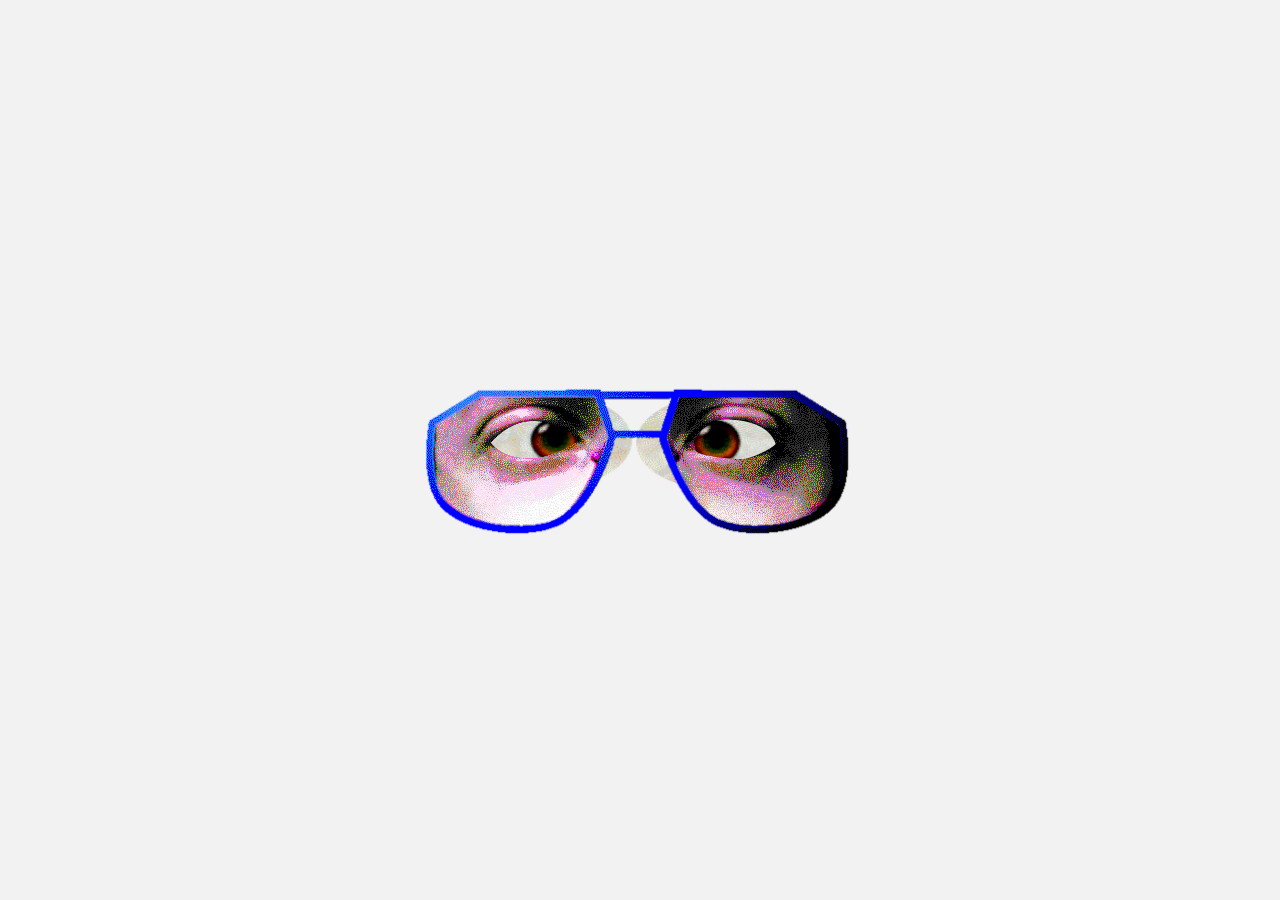
<file: media/looking.html>
<!DOCTYPE html>
<html lang="de">
<head>
<meta charset="UTF-8">
<meta name="viewport" content="width=device-width, initial-scale=1.0">
<title>Augen folgen Maus</title>

<style>
*{box-sizing:border-box}
html,body{margin:0;min-height:100%}
body{background:#f2f2f2;overflow:hidden;font-family:sans-serif}
.scene{min-height:100vh;display:grid;place-items:center;padding:24px}
.portrait{position:relative;width:481px;height:169px}
.eye-layer{position:absolute;inset:0;overflow:hidden;z-index:1}
.face{position:relative;display:block;width:481px;height:169px;z-index:3;pointer-events:none;user-select:none}
.eyeball{position:absolute;width:158px;height:144px;user-select:none;pointer-events:none;will-change:transform}
.eyeball-left{left:55px;top:-2px}
.eyeball-right{left:256px;top:0}
.eye-hit{position:absolute;z-index:4;background:transparent;border:none;padding:0;margin:0;cursor:pointer}
.eye-hit-left{left:88px;top:50px;width:90px;height:45px}
.eye-hit-right{left:288px;top:48px;width:92px;height:48px}
</style>
</head>

<body>
<div class="scene">
<div class="portrait" id="portrait">

<div class="eye-layer">
<img class="eyeball eyeball-left" id="eyeLeft" src="augeball.png" alt="">
<img class="eyeball eyeball-right" id="eyeRight" src="augeball.png" alt="">
</div>

<img class="face" id="faceMask" src="auge-cutout-normal.png" alt="Augenpartie">

<button class="eye-hit eye-hit-left" id="hitLeft" aria-label="Linkes Auge"></button>
<button class="eye-hit eye-hit-right" id="hitRight" aria-label="Rechtes Auge"></button>

</div>
</div>

<audio id="soundBlink" src="blink.mp3" preload="auto"></audio>
<audio id="soundSquash" src="squashing.mp3" preload="auto"></audio>
<audio id="soundDizzy" src="dizzy-dial.mp3" preload="auto"></audio>

<script>
const portrait=document.getElementById("portrait");
const eyeLeft=document.getElementById("eyeLeft");
const eyeRight=document.getElementById("eyeRight");
const faceMask=document.getElementById("faceMask");
const hitLeft=document.getElementById("hitLeft");
const hitRight=document.getElementById("hitRight");

const soundBlink=document.getElementById("soundBlink");
const soundDizzy=document.getElementById("soundDizzy");
const soundSquash=document.getElementById("soundSquash");

const masks={
normal:"auge-cutout-normal.png",
up:"auge-cutout-oben.png",
down:"auge-cutout-unten.png",
blink:"auge-cutout-blinzeln.png",
squintLeft:"auge-cutout-zwinkern-links.png",
squintRight:"auge-cutout-zwinkern-rechts.png"
};

const centers={
left:{x:133,y:70},
right:{x:334,y:72}
};

const limits={
left:{x:20,y:20},
right:{x:20,y:20}
};

let currentMouse={x:window.innerWidth/2,y:window.innerHeight/2};

let isBlinking=false;
let isSquintLeft=false;
let isSquintRight=false;
let isDizzy=false;

let lastAngle=null;
let spinStress=0;
let lastMouseTime=performance.now();

let scrollStress=0;
let lastScrollTime=performance.now();

function playSound(audio,{restart=true,volume=1}={}){
if(!audio)return;
audio.volume=volume;
if(restart){try{audio.currentTime=0}catch(e){}}
const playPromise=audio.play();
if(playPromise&&typeof playPromise.catch==="function"){
playPromise.catch(()=>{});
}
}

function stopSound(audio){
if(!audio)return;
audio.pause();
try{audio.currentTime=0}catch(e){}
}

function setEyes(leftX,leftY,rightX=leftX,rightY=leftY){
eyeLeft.style.transform=`translate(${leftX}px,${leftY}px)`;
eyeRight.style.transform=`translate(${rightX}px,${rightY}px)`;
}

function wait(ms){
return new Promise(resolve=>setTimeout(resolve,ms));
}

function updateEyes(mouseX,mouseY){
if(isDizzy)return;

const rect=portrait.getBoundingClientRect();

const leftData=getEyeMovement(centers.left,limits.left,rect,mouseX,mouseY);
const rightData=getEyeMovement(centers.right,limits.right,rect,mouseX,mouseY);

eyeLeft.style.transform=`translate(${leftData.moveX}px,${leftData.moveY}px)`;
eyeRight.style.transform=`translate(${rightData.moveX}px,${rightData.moveY}px)`;

updateMask((leftData.dirY+rightData.dirY)/2);
updateSpinStress(rect,mouseX,mouseY);
}

function getEyeMovement(eyeCenter,limit,rect,mouseX,mouseY){
const cx=rect.left+eyeCenter.x;
const cy=rect.top+eyeCenter.y;

let dx=mouseX-cx;
let dy=mouseY-cy;

const distance=Math.hypot(dx,dy)||1;

const dirX=dx/distance;
const dirY=dy/distance;

return{
dirX,
dirY,
moveX:dirX*limit.x,
moveY:dirY*limit.y
};
}

function setMask(src){
if(!faceMask.src.includes(src)){
faceMask.src=src;
}
}

function updateMask(avgDirY){
if(isDizzy)return;

if(isBlinking){setMask(masks.blink);return;}
if(isSquintLeft){setMask(masks.squintLeft);return;}
if(isSquintRight){setMask(masks.squintRight);return;}

if(avgDirY<-0.6){setMask(masks.up);return;}
if(avgDirY>0.6){setMask(masks.down);return;}

setMask(masks.normal);
}

function refresh(){
updateEyes(currentMouse.x,currentMouse.y);
}

function blinkOnce(){
if(isBlinking||isSquintLeft||isSquintRight||isDizzy)return;

isBlinking=true;
setMask(masks.blink);
playSound(soundBlink,{volume:0.9});

const blinkDuration=120+Math.random()*80;

setTimeout(()=>{
isBlinking=false;
refresh();
scheduleNextBlink();
},blinkDuration);
}

function scheduleNextBlink(){
const next=2500+Math.random()*4500;
setTimeout(blinkOnce,next);
}

function squintLeftEye(){
if(isBlinking||isDizzy)return;

isSquintLeft=true;
playSound(soundSquash,{volume:0.85});
refresh();

setTimeout(()=>{
isSquintLeft=false;
refresh();
},700);
}

function squintRightEye(){
if(isBlinking||isDizzy)return;

isSquintRight=true;
playSound(soundSquash,{volume:0.85});
refresh();

setTimeout(()=>{
isSquintRight=false;
refresh();
},700);
}

function updateSpinStress(rect,mouseX,mouseY){
const cx=rect.left+(centers.left.x+centers.right.x)/2;
const cy=rect.top+(centers.left.y+centers.right.y)/2;

const dx=mouseX-cx;
const dy=mouseY-cy;

const angle=Math.atan2(dy,dx);
const now=performance.now();
const dt=now-lastMouseTime;
lastMouseTime=now;

if(lastAngle!==null&&dt<120){
let diff=angle-lastAngle;

while(diff>Math.PI)diff-=Math.PI*2;
while(diff<-Math.PI)diff+=Math.PI*2;

spinStress+=Math.abs(diff)*2.2;
}

lastAngle=angle;
spinStress*=0.965;

if(spinStress>20&&!isDizzy){
triggerDizzy("spin");
}
}

function updateScrollStress(deltaY){
const now=performance.now();
const dt=now-lastScrollTime;
lastScrollTime=now;

if(dt<140){
scrollStress+=Math.abs(deltaY)*0.01;
}

scrollStress*=0.94;

if(scrollStress>18&&!isDizzy){
triggerDizzy("scroll");
}
}

async function triggerDizzy(reason){
if(isDizzy)return;

isDizzy=true;
isBlinking=false;
isSquintLeft=false;
isSquintRight=false;

spinStress=0;
scrollStress=0;
lastAngle=null;

playSound(soundDizzy,{volume:0.85});

const start=performance.now();
const duration=3000;
const rotations=4;
const radius=14;

await new Promise(resolve=>{
function animate(now){
const elapsed=now-start;
const t=Math.min(elapsed/duration,1);

const angle=t*rotations*Math.PI*2;

const dx=Math.cos(angle)*radius;
const dy=Math.sin(angle)*radius;

setEyes(dx,dy,dx,dy);
setMask(masks.normal);

if(t<1){
requestAnimationFrame(animate);
}else{
resolve();
}
}

requestAnimationFrame(animate);
});

playSound(soundSquash,{volume:0});
setEyes(9,0,-9,0);
setMask(masks.normal);
await wait(280);

setMask(masks.blink);
playSound(soundBlink,{volume:0.95});
await wait(160);

setEyes(0,0,0,0);
setMask(masks.normal);
await wait(100);

stopSound(soundDizzy);

isDizzy=false;
refresh();
}

window.addEventListener("mousemove",(event)=>{
currentMouse.x=event.clientX;
currentMouse.y=event.clientY;
updateEyes(currentMouse.x,currentMouse.y);
});

window.addEventListener("touchmove",(event)=>{
const touch=event.touches[0];
if(!touch)return;
currentMouse.x=touch.clientX;
currentMouse.y=touch.clientY;
updateEyes(currentMouse.x,currentMouse.y);
},{passive:true});

window.addEventListener("wheel",(event)=>{
updateScrollStress(event.deltaY);
},{passive:true});

hitLeft.addEventListener("click",squintLeftEye);
hitRight.addEventListener("click",squintRightEye);

window.addEventListener("load",()=>{
refresh();
scheduleNextBlink();
});
</script>
</body>
</html>
</file>
<file: subpage.css>
@font-face {
  font-family: "Creato Display";
  src: url("font/CreatoDisplay-Regular.otf") format("opentype");
  font-weight: normal;
  font-style: normal;
}

* {
  margin: 0;
  padding: 0;
  box-sizing: border-box;
}

:root {
  color-scheme: light dark;
}

html,
body {
  background: transparent;
  color: black;
}

html.dark-mode,
body.dark-mode {
  background: transparent;
  color: white;
}

body {
  font-family: "Creato Display", sans-serif;
  padding: 40px;
  line-height: 1.5;
  transition: color 0.2s ease;
}

h1, h2, h3, p, a, li, div, span {
  font-family: "Creato Display", sans-serif;
  color: inherit;
}

a {
  color: inherit;
  text-decoration: none;
}

/* ---------------- CUSTOM SCROLLBAR ---------------- */

/* Firefox */
html,
body {
  scrollbar-width: auto;
  scrollbar-color: currentColor transparent;
}

/* WebKit / Chromium */
::-webkit-scrollbar {
  width: 12px;
  height: 12px;
}

::-webkit-scrollbar-track {
  background: transparent;
}

::-webkit-scrollbar-thumb {
  background: currentColor;
  border: none;
  border-radius: 0;
}

::-webkit-scrollbar-corner {
  background: transparent;
}


/*--------------VIDEOUEBERSICHT------------------ */

.video-card:hover {
  transform: translateY(-2px);
}

.video-thumb {
  width: 100%;
  height: auto;
  display: block;
  border: none;
}


.video-info p {
  margin-bottom: 8px;
  font-size: 1rem;
}

/* Videoübersicht */
.videos-grid {
  display: grid;
  grid-template-columns: 1fr;
  gap: 20px;
  margin-top: 24px;
}

.video-card {
  display: grid;
  grid-template-columns: 220px 1fr;
  gap: 20px;
  align-items: start;
  border: 1px solid currentColor;
  padding: 16px;
  background: transparent;
  color: inherit;
  font: inherit;
  text-align: left;
  cursor: pointer;
  transition: transform 0.2s ease, background-color 0.2s ease;
}

.video-card:hover {
  transform: translateY(-2px);
}



.video-info h2 {
  margin-bottom: 10px;
  font-size: 1rem;
  font-weight: normal;
}

html,
body {
  background: transparent;
  color: black;
}

body.dark-mode,
html.dark-mode {
  background: transparent;
  color: white;
}

.video-viewer {
  margin: 24px 0 32px 0;
  border: 1px solid currentColor;
  padding: 16px;
}

.video-viewer.hidden {
  display: none;
}

.video-player-block {
  display: flex;
  flex-direction: column;
  gap: 16px;
}

.video-embed-wrap {
  width: 100%;
  height: 380px;
  border: 1px solid currentColor;
  background: transparent;
  overflow: hidden;
}

.video-embed {
  width: 100%;
  height: 100%;
  border: none;
  display: block;
}


.video-meta h2 {
  margin-bottom: 10px;
  font-size: 1rem;
  font-weight: normal;
}

.video-meta p {
  margin-bottom: 10px;
}

/* ---------------- ABOUT PAGE ---------------- */

.about-page {
    max-width: 1100px;
    margin: 0 auto;
}

.hero {
    display: grid;
    grid-template-columns: 260px 1fr;
    gap: 80px;
    align-items: center;
    margin: 60px 0 120px;
}

.hero-gif {
    width: 100%;
    display: block;
    animation: float 5s ease-in-out infinite;
}

.hero-text h1 {
    font-size: clamp(3rem, 8vw, 6rem);
    font-weight: normal;
    margin-bottom: 24px;
    letter-spacing: -2px;
}

.hero-text p {
    max-width: 600px;
    font-size: 1.05rem;
    opacity: .8;
}

.gallery {
    display: grid;
    grid-template-columns: 1fr 1fr;
    gap: 50px;
    margin-bottom: 120px;
}

.image-card {
    overflow: hidden;
}

.image-card img {
    width: 100%;
    display: block;
    transition: transform .5s ease;
}

.image-card:hover img {
    transform: scale(1.03);
}

.offset {
    margin-top: 90px;
}

.about-text {
    max-width: 720px;
    margin: auto;
}

.about-text p {
    margin-bottom: 30px;
    opacity: .85;
}

@keyframes float {

    0%,
    100% {
        transform: translateY(0px);
    }

    50% {
        transform: translateY(-8px);
    }

}

.hero,
.gallery,
.about-text {
    opacity: 0;
    transform: translateY(25px);
    animation: fadeUp .8s ease forwards;
}

.gallery {
    animation-delay: .15s;
}

.about-text {
    animation-delay: .3s;
}

@keyframes fadeUp {

    to {
        opacity: 1;
        transform: translateY(0);
    }

}

@media (max-width: 800px) {

    .hero {
        grid-template-columns: 1fr;
        gap: 40px;
    }

    .hero-gif {
        width: 220px;
    }

    .gallery {
        grid-template-columns: 1fr;
    }

    .offset {
        margin-top: 0;
    }

}

/* ---------------- WELCOME PAGE ---------------- */

.welcome-page {
    max-width: 1100px;
    margin: 0 auto;
    animation: fadeUp .8s ease;
}

.welcome-banner {
    width: 100%;
    display: block;
    margin-bottom: 70px;
}

.welcome-hero {
    display: grid;
    grid-template-columns: 220px 1fr;
    gap: 60px;
    align-items: center;
    margin-bottom: 90px;
}

.welcome-gif {
    width: 100%;
    animation: float 5s ease-in-out infinite;
}

.welcome-text h1 {
    font-size: clamp(3rem, 6vw, 5rem);
    font-weight: normal;
    margin-bottom: 25px;
}

.welcome-text p {
    margin-bottom: 22px;
    max-width: 650px;
    opacity: .85;
}

.welcome-content {
    display: grid;
    grid-template-columns: 2fr 180px;
    gap: 60px;
    align-items: start;
}

.video-wrapper {
    border: 1px solid currentColor;
    overflow: hidden;
}

.video-wrapper iframe {
    width: 100%;
    height: 420px;
    border: none;
    display: block;
}

.snowman {
    width: 100%;
    animation: float 6s ease-in-out infinite;
}

@media (max-width: 850px) {

    .welcome-hero {
        grid-template-columns: 1fr;
        gap: 40px;
    }

    .welcome-gif {
        width: 200px;
    }

    .welcome-content {
        grid-template-columns: 1fr;
    }

    .snowman {
        width: 150px;
    }

    .video-wrapper iframe {
        height: 300px;
    }

}

/* ---------------- IMPRESSUM ---------------- */

body.datenschutz-page {
  padding: 40px;
  overflow-y: auto;
}

.subpage-layout {
  display: flex;
  align-items: flex-start;
  gap: 40px;
}

.subpage-image {
  flex: 0 0 auto;
}

.justice-gif {
  display: block;
  max-width: 180px;
  width: 100%;
  height: auto;
  cursor: pointer;
}

.subpage-text {
  flex: 1;
  max-width: 850px;
}

.subpage-text p {
  font-size: 1rem;
  line-height: 1.65;
  white-space: normal;
}

.subpage-text a {
  text-decoration: underline;
}

/* ---------------- GENERAL SUBPAGE ANIMATIONS ---------------- */

@keyframes float-soft {
  0%, 100% {
    transform: translateY(0px);
  }

  50% {
    transform: translateY(-8px);
  }
}

@keyframes fadeUp {
  from {
    opacity: 0;
    transform: translateY(25px);
  }

  to {
    opacity: 1;
    transform: translateY(0);
  }
}


/*------------------ CARD ANIMATIONS ------------------*/
.fade-up {
  opacity: 0;
  transform: translateY(25px);
  animation: fadeUp 0.8s ease forwards;
}

.fade-up-delay-1 {
  animation-delay: 0.15s;
}

.fade-up-delay-2 {
  animation-delay: 0.3s;
}

.fade-up-delay-3 {
  animation-delay: 0.45s;
}

.float-soft {
  animation: float-soft 5s ease-in-out infinite;
}

.video-card {
  display: grid;
  grid-template-columns: 220px 1fr;
  gap: 20px;
  align-items: start;
  border: 1px solid currentColor;
  padding: 16px;
  background: transparent;
  color: inherit;
  font: inherit;
  text-align: left;
  cursor: pointer;
  transition: transform 0.2s ease, background-color 0.2s ease;
  opacity: 0;
  transform: translateY(18px);
  animation: fadeUp 0.6s ease forwards;
}


@media (max-width: 850px) {
  .subpage-layout {
    flex-direction: column;
    gap: 24px;
  }

  .subpage-image {
    width: 100%;
  }

  .justice-gif {
    max-width: 180px;
  }

  .subpage-text {
    max-width: 100%;
  }
}

@media (max-width: 850px) {
  .video-card {
    grid-template-columns: 1fr;
    gap: 14px;
  }

  .video-thumb {
    width: 100%;
    height: auto;
  }
}

@media (max-width: 850px) {
  .video-embed-wrap {
    height: 240px;
  }
}

@media (max-width: 850px) {
  .video-card {
    grid-template-columns: 1fr;
    gap: 14px;
  }

  .video-thumb {
    width: 100%;
    height: auto;
  }

  .video-date,
  .video-duration,
  .video-description,
  .video-tags {
    display: none;
  }

  .video-info h2 {
    margin-bottom: 0;
  }
}
</file>
<file: style.css>
/* Font einbinden */
@font-face {
  font-family: "Creato Display";
  src: url("font/CreatoDisplay-Regular.otf") format("opentype");
  font-weight: normal;
  font-style: normal;
}

:root {
  color-scheme: light dark;

  --bg: white;
  --fg: black;

  /* Fensterfüllung */
  --window-fill: rgba(255, 255, 255, 0.18);

  /* Blur-Layer mit leichtem Aufhellen */
  --blur-fill: rgba(255, 255, 255, 1);

  --shadow: none;
}

body.dark-mode {
  --bg: black;
  --fg: white;

  /* Fensterfüllung */
  --window-fill: rgba(0, 0, 0, 1);

  /* Blur-Layer mit leichtem Abdunkeln */
  --blur-fill: rgba(0, 0, 0, 0.30);

  --shadow: none;
}
/* Reset */
* {
  margin: 0;
  padding: 0;
  box-sizing: border-box;
}

/* Body */
body {
  width: 100vw;
  height: 100vh;
  overflow: hidden;
  background: var(--bg);
  color: var(--fg);
  font-family: "Creato Display", sans-serif;
  position: relative;
  transition: background-color 0.2s ease, color 0.2s ease;
}

body.dark-mode {
  cursor: url("media/cursor-dark.svg"), auto;
}

.topbar {
  position: static;
  z-index: 10001;
}

#overlayFrame {  
  width: 100%;  
  height: 100%;  
  border: none;  
  display: block;  
  background: black; /* Hier fest auf schwarz setzen */
  opacity: 0;  
  transition: opacity 0.12s ease;  
}  


/* Allgemeine Positionierung */
.welcome,
.allvideos-link,
.darkmode,
.name,
.Datenschutzerklärung {
  position: absolute;
 
z-index: 10001;
}

.middle {
  position: absolute;
  z-index: 1;
}

/* oben links */
.welcome {
  top: 30px;
  left: 30px;
  font-size: 1rem;
  cursor: pointer;
}

.allvideos-link {
  position: absolute;
  left: 30px;
  top: 70px;
  font-size: 2rem;
  cursor: pointer;
}

/* oben rechts */
.darkmode {
  top: 30px;
  right: 30px;
  display: flex;
  flex-direction: column;
  align-items: flex-end;
  cursor: pointer;
  user-select: none;
}

/* obere symbole */
.darkmode .icons {
  font-size: 1rem;
  line-height: 1;
}

/* gradient */
.darkmode .gradient {
  font-size: 0.45rem;
  text-align: justify;
  line-height: 2;
}

/* unten rechts */
.name {
  bottom: 30px;
  right: 30px;
  font-size: 1rem;
  cursor: pointer;
}

/* unten links */
.Datenschutzerklärung {
  bottom: 30px;
  left: 30px;
  font-size: 1rem;
  cursor: pointer;
}

/* Mitte */
.middle {
  top: 50%;
  left: 50%;
  transform: translate(-50%, -50%);
  display: flex;
  align-items: center;
  justify-content: center;
  gap: 20px;
}

/* SVG Stämme */
.stamm {
  width: 60px;
  height: 10rem;
  display: block;
  color: black;
  cursor: pointer;
  transition:
    color 0.3s ease,
    transform 0.2s ease,
    opacity 0.2s ease;
}

body.dark-mode .stamm {
  color: white;
}

.stamm:hover {
  transform: translateY(-2px);
}

.stamm:active {
  transform: translateY(0px) scale(0.98);
}

.stamm path {
  fill: currentColor;
  transition: fill 0.3s ease;
}

/* Fensterartiges Overlay */
.window-overlay {
  position: fixed;
  inset: 0;
  display: none;
  z-index: 9999;
  align-items: center;
  justify-content: center;
  pointer-events: none;
}

.window-overlay.active {
  display: flex;
}

.blur-layer {
  position: absolute;
  inset: 0;
  pointer-events: none;
  z-index: 0;
  backdrop-filter: blur(10px);
  -webkit-backdrop-filter: blur(10px);
  background: var(--blur-fill);
  opacity: 1;
}

.window-overlay.opening .blur-layer {
  animation: blurIn 180ms ease-out forwards;
}

.window-overlay.closing .blur-layer {
  animation: blurOut 150ms ease-in forwards;
}

.window-frame {
  position: relative;
  z-index: 2;
  width: min(82vw, 1400px);
  height: min(84vh, 900px);
  background: var(--window-fill);
  border: 1px solid currentColor;
  display: flex;
  flex-direction: column;
  pointer-events: auto;
  box-shadow: var(--shadow);
  transform-origin: center center;
}

.window-frame.opening {
  animation: windowOpen 180ms ease-out forwards;
}

.window-frame.closing {
  animation: windowClose 150ms ease-in forwards;
}

.window-bar {
  height: 42px;
  min-height: 42px;
  display: flex;
  align-items: center;
  justify-content: space-between;
  padding: 0 14px;
  border-bottom: 1px solid currentColor;
  background: transparent;
}

.window-title {
  font-family: inherit;
  font-size: 1rem;
  color: inherit;
  cursor: pointer;
}

.close-overlay {
  background: transparent;
  border: none;
  color: inherit;
  font-size: 1.5rem;
  line-height: 1;
  cursor: pointer;
  font-family: inherit;
  padding: 0;
}

.window-content {
  flex: 1;
  min-height: 0;
  background: transparent;
}

#overlayFrame {
  width: 100%;
  height: 100%;
  border: none;
  display: block;
  background: transparent;
  opacity: 0;
  transition: opacity 0.12s ease;
  pointer-events: auto;
}

#overlayFrame.ready {
  opacity: 1;
}

/*----------- ANIMATIONS -----------*/
@keyframes windowOpen {
  0% {
    opacity: 0;
    transform: scale(0.97) translateY(8px);
  }
  100% {
    opacity: 1;
    transform: scale(1) translateY(0);
  }
}

@keyframes windowClose {
  0% {
    opacity: 1;
    transform: scale(1) translateY(0);
  }
  100% {
    opacity: 0;
    transform: scale(0.98) translateY(6px);
  }
}

@keyframes blurIn {
  0% {
    opacity: 0;
    backdrop-filter: blur(0px);
    -webkit-backdrop-filter: blur(0px);
  }
  100% {
    opacity: 1;
    backdrop-filter: blur(10px);
    -webkit-backdrop-filter: blur(10px);
  }
}

@keyframes blurOut {
  0% {
    opacity: 1;
    backdrop-filter: blur(10px);
    -webkit-backdrop-filter: blur(10px);
  }
  100% {
    opacity: 0;
    backdrop-filter: blur(0px);
    -webkit-backdrop-filter: blur(0px);
  }
}

.window-frame.switching {
  animation: windowSwitch 220ms ease;
}

@keyframes windowSwitch {
  0% {
    transform: scale(1);
  }
  35% {
    transform: scale(1.012);
  }
  100% {
    transform: scale(1);
  }
}

/* ---------------- RESPONSIVE LAYOUT ---------------- */

@media (max-width: 900px), (orientation: portrait) {
  .topbar {
    position: fixed;
    top: 0;
    left: 0;
    width: 100%;
    height: 64px;
    padding: 0 14px;
    display: grid;
    grid-template-columns: auto auto 1fr auto auto;
    align-items: center;
    gap: 14px;
    z-index: 10001;
    background: var(--bg);
    color: var(--fg);
    border-bottom: 1px solid currentColor;
  }

  .welcome,
  .allvideos-link,
  .name,
  .darkmode,
  .Datenschutzerklärung {
    position: static;
  }

  .welcome,
  .allvideos-link,
  .name,
  .Datenschutzerklärung {
    font-size: 1rem;
  }

  .allvideos-link {
    font-size: 1.5rem;
    line-height: 1;
  }

  .name {
    justify-self: center;
    text-align: center;
  }

  .darkmode {
    display: flex;
    flex-direction: column;
    align-items: flex-end;
    justify-self: end;
  }

  .darkmode .icons {
    font-size: 0.95rem;
    line-height: 1;
  }

  .darkmode .gradient {
    font-size: 0.38rem;
    line-height: 1.7;
  }

  .middle {
    top: calc(50% + 24px);
    left: 50%;
    transform: translate(-50%, -50%);
    gap: 10px;
    width: min(92vw, 700px);
    display: flex;
    align-items: flex-end;
    justify-content: center;
  }

  .stamm {
    width: auto;
    height: clamp(120px, 22vh, 180px);
    flex: 0 0 auto;
  }


  .window-overlay {
    align-items: flex-start;
    justify-content: center;
    padding-top: 64px;
  }

  .window-frame {
    width: 100vw;
    height: calc(100vh - 64px);
    max-width: none;
    max-height: none;
    border-left: none;
    border-right: none;
    border-bottom: none;
  }

  .window-bar {
    min-height: 42px;
  }
}


@media (max-width: 560px) {
  .topbar {
    height: 58px;
    padding: 0 10px;
    gap: 10px;
  }

  .welcome,
  .name,
  .Datenschutzerklärung {
    font-size: 0.9rem;
  }

  .allvideos-link {
    font-size: 1.3rem;
  }

  .darkmode .icons {
    font-size: 0.85rem;
  }

  .darkmode .gradient {
    font-size: 0.32rem;
  }

@media (max-width: 560px) {
  .middle {
    gap: 8px;
    width: 95vw;
  }

  .stamm {
    width: auto;
    height: clamp(90px, 18vh, 140px);
  }
}

  .window-overlay {
    padding-top: 58px;
  }

  .window-frame {
    height: calc(100vh - 58px);
  }
}
</file>
